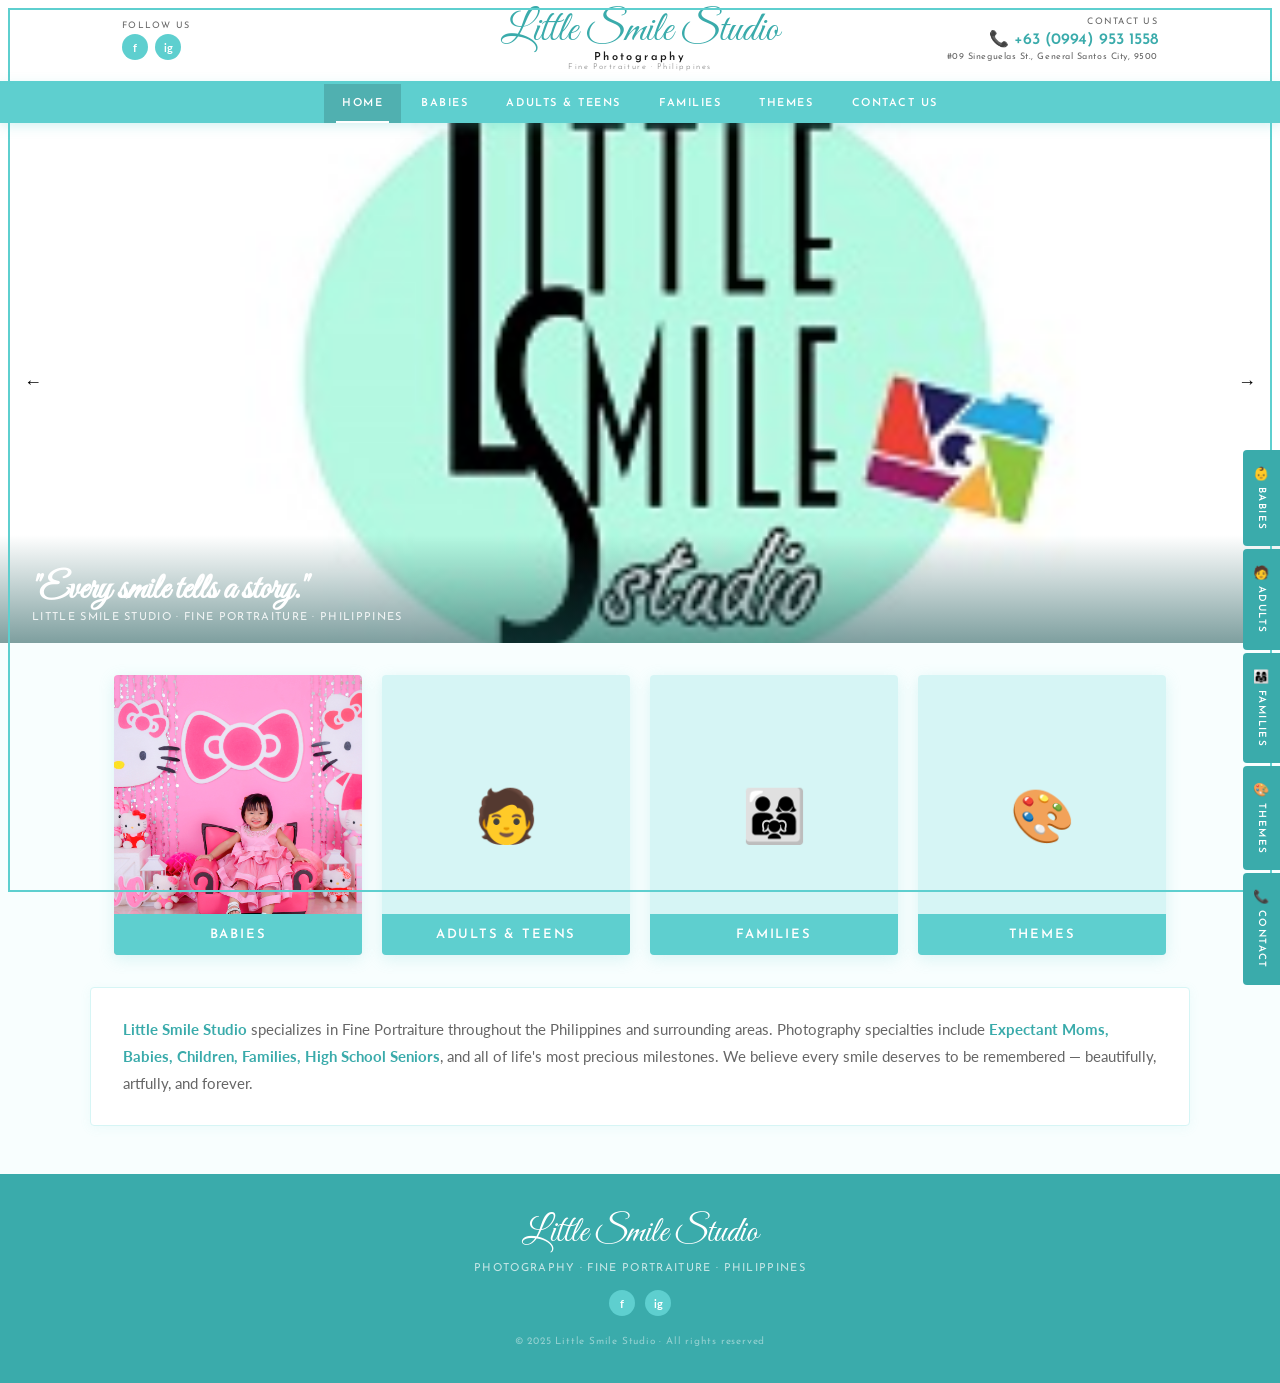
<file: index.html>
<!DOCTYPE html>
<html lang="en">
<head>
<meta charset="UTF-8"/>
<meta name="viewport" content="width=device-width, initial-scale=1.0"/>
<title>Little Smile Studio — Photography</title>
<link href="https://fonts.googleapis.com/css2?family=Great+Vibes&family=Josefin+Sans:wght@300;400;600&family=Lato:wght@300;400;700&display=swap" rel="stylesheet"/>
<style>
*,*::before,*::after{box-sizing:border-box;margin:0;padding:0;}
:root{
  --teal:#5ecfcf;--teal-dark:#3aabab;--teal-light:#d6f5f5;--teal-deep:#1a8a8a;
  --white:#fff;--off:#f8fefe;--charcoal:#1c1c1c;--gray:#666;
  --font-script:'Great Vibes',cursive;
  --font-display:'Josefin Sans',sans-serif;
  --font-body:'Lato',sans-serif;
}
html{scroll-behavior:smooth;}
body{font-family:var(--font-body);background:var(--off);color:var(--charcoal);overflow-x:hidden;}
@keyframes fadeDown{from{opacity:0;transform:translateY(-24px)}to{opacity:1;transform:translateY(0)}}
@keyframes fadeUp{from{opacity:0;transform:translateY(32px)}to{opacity:1;transform:translateY(0)}}
@keyframes fadeIn{from{opacity:0}to{opacity:1}}
@keyframes slideLeft{from{opacity:0;transform:translateX(40px)}to{opacity:1;transform:translateX(0)}}
@keyframes scaleIn{from{opacity:0;transform:scale(0.92)}to{opacity:1;transform:scale(1)}}
@keyframes borderPulse{0%,100%{border-color:var(--teal)}50%{border-color:var(--teal-dark)}}
@keyframes float{0%,100%{transform:translateY(0)}50%{transform:translateY(-8px)}}
.reveal{opacity:0;transform:translateY(28px);transition:opacity .7s ease,transform .7s ease;}
.reveal.visible{opacity:1;transform:translateY(0);}
.top-bar{background:var(--white);border-bottom:3px solid var(--teal);animation:fadeDown .5s ease both;}
.top-bar-inner{max-width:1100px;margin:0 auto;padding:10px 32px;display:grid;grid-template-columns:1fr auto 1fr;align-items:center;gap:16px;}
.top-left{display:flex;flex-direction:column;gap:4px;}
.top-follow{font-family:var(--font-display);font-size:9px;letter-spacing:0.14em;color:var(--gray);text-transform:uppercase;}
.social-icons{display:flex;gap:7px;}
.social-icon{width:26px;height:26px;border-radius:50%;background:var(--teal);display:flex;align-items:center;justify-content:center;font-size:11px;font-weight:700;color:white;text-decoration:none;transition:background .2s,transform .2s;}
.social-icon:hover{background:var(--teal-dark);transform:scale(1.15);}
.studio-brand{text-align:center;}
.brand-script{font-family:var(--font-script);font-size:42px;color:var(--teal-dark);line-height:1;}
.brand-name{font-family:var(--font-display);font-size:11px;font-weight:600;letter-spacing:0.22em;color:var(--charcoal);}
.brand-sub{font-family:var(--font-display);font-size:8px;font-weight:300;letter-spacing:0.2em;color:var(--gray);}
.top-right{text-align:right;}
.top-right-label{font-family:var(--font-display);font-size:9px;letter-spacing:0.14em;color:var(--gray);text-transform:uppercase;margin-bottom:3px;}
.top-right-phone{font-family:var(--font-display);font-size:16px;font-weight:600;color:var(--teal-dark);}
.top-right-address{font-family:var(--font-display);font-size:9px;letter-spacing:0.06em;color:var(--gray);margin-top:2px;line-height:1.5;}
nav{background:var(--teal);position:sticky;top:0;z-index:100;box-shadow:0 2px 12px rgba(94,207,207,0.3);animation:fadeDown .5s .2s ease both;}
.nav-inner{max-width:1100px;margin:0 auto;padding:0 24px;display:flex;align-items:center;justify-content:center;gap:2px;}
.nav-link{font-family:var(--font-display);font-size:11px;font-weight:600;letter-spacing:0.14em;text-transform:uppercase;color:white;padding:14px 18px;background:none;border:none;cursor:pointer;text-decoration:none;position:relative;transition:background .2s;}
.nav-link::after{content:'';position:absolute;bottom:0;left:50%;right:50%;height:2px;background:white;transition:left .2s,right .2s;}
.nav-link:hover{background:rgba(0,0,0,0.1);}
.nav-link:hover::after{left:12px;right:12px;}
.nav-link.active{background:rgba(0,0,0,0.15);}
.nav-link.active::after{left:12px;right:12px;}
.sidebar-tabs{position:fixed;right:0;top:50%;transform:translateY(-50%);z-index:90;display:flex;flex-direction:column;gap:3px;animation:slideLeft .6s .5s ease both;}
.tab-btn{background:var(--teal-dark);color:white;border:none;cursor:pointer;writing-mode:vertical-rl;font-family:var(--font-display);font-size:10px;font-weight:600;letter-spacing:0.14em;padding:16px 10px;text-transform:uppercase;transition:background .2s,padding .2s;display:flex;align-items:center;gap:6px;border-radius:4px 0 0 4px;text-decoration:none;}
.tab-btn:hover{background:var(--teal-deep);padding-right:16px;}
.tab-icon{font-size:13px;writing-mode:horizontal-tb;}
.hero{position:relative;overflow:hidden;background:var(--teal-light);animation:fadeIn .8s .3s ease both;}
.hero-slider{position:relative;height:520px;}
.hero-slide{position:absolute;inset:0;display:flex;align-items:center;justify-content:center;opacity:0;transition:opacity .8s;overflow:hidden;}
.hero-slide.active{opacity:1;}
.hero-slide img{width:100%;height:100%;object-fit:cover;}
.hero-placeholder{display:flex;flex-direction:column;align-items:center;justify-content:center;width:100%;height:100%;background:linear-gradient(135deg,var(--teal-light),var(--teal));gap:16px;}
.hero-placeholder .big-icon{font-size:80px;animation:float 3s ease-in-out infinite;}
.hero-placeholder p{font-family:var(--font-display);font-size:13px;letter-spacing:0.14em;color:var(--teal-deep);text-transform:uppercase;}
.hero-arrow{position:absolute;top:50%;transform:translateY(-50%);z-index:10;background:rgba(255,255,255,0.75);border:none;cursor:pointer;width:38px;height:38px;border-radius:50%;font-size:18px;display:flex;align-items:center;justify-content:center;transition:background .2s,transform .2s;}
.hero-arrow:hover{background:white;transform:translateY(-50%) scale(1.1);}
.hero-arrow.left{left:14px;}
.hero-arrow.right{right:14px;}
.hero-caption{position:absolute;bottom:0;left:0;right:0;background:linear-gradient(transparent,rgba(20,80,80,0.55));padding:32px 32px 20px;}
.hero-caption h2{font-family:var(--font-script);font-size:36px;color:white;}
.hero-caption p{font-family:var(--font-display);font-size:11px;letter-spacing:0.12em;color:rgba(255,255,255,0.85);text-transform:uppercase;}
.feature-section{max-width:1100px;margin:32px auto;padding:0 24px;display:grid;grid-template-columns:repeat(4,1fr);gap:20px;}
.feature-card{position:relative;overflow:hidden;border-radius:4px;height:280px;cursor:pointer;box-shadow:0 4px 16px rgba(94,207,207,0.2);transition:transform .3s,box-shadow .3s;text-decoration:none;display:block;}
.feature-card:hover{transform:translateY(-6px);box-shadow:0 12px 32px rgba(94,207,207,0.35);}
.feature-card-img{width:100%;height:100%;background:var(--teal-light);display:flex;align-items:center;justify-content:center;transition:transform .4s;overflow:hidden;}
.feature-card:hover .feature-card-img{transform:scale(1.06);}
.feature-card-img img{width:100%;height:100%;object-fit:cover;transition:transform .4s;}
.feature-card:hover .feature-card-img img{transform:scale(1.06);}
.feature-placeholder{display:flex;flex-direction:column;align-items:center;gap:10px;color:var(--teal-deep);}
.feature-card-overlay{position:absolute;bottom:0;left:0;right:0;background:var(--teal);padding:14px 20px;transition:background .2s;}
.feature-card:hover .feature-card-overlay{background:var(--teal-dark);}
.feature-card-label{font-family:var(--font-display);font-size:13px;font-weight:600;letter-spacing:0.14em;text-transform:uppercase;color:white;text-align:center;}
.about-strip{max-width:1100px;margin:16px auto 48px;padding:28px 32px;border:1px solid var(--teal-light);border-radius:4px;background:white;font-size:15px;line-height:1.8;color:var(--gray);box-shadow:0 2px 12px rgba(94,207,207,0.08);}
.about-strip strong{color:var(--teal-dark);}
footer{background:var(--teal-dark);padding:36px 24px;text-align:center;}
.footer-brand{font-family:var(--font-script);font-size:36px;color:white;margin-bottom:8px;}
.footer-sub{font-family:var(--font-display);font-size:11px;letter-spacing:0.12em;text-transform:uppercase;color:rgba(255,255,255,0.7);margin-bottom:16px;}
.footer-socials{display:flex;gap:10px;justify-content:center;margin-bottom:20px;}
.footer-copy{font-family:var(--font-display);font-size:10px;letter-spacing:0.08em;color:rgba(255,255,255,0.45);}
.deco-border{border:2px solid var(--teal);position:fixed;inset:8px;z-index:50;pointer-events:none;animation:borderPulse 4s ease-in-out infinite;}
.lightbox{display:none;position:fixed;inset:0;z-index:200;background:rgba(10,40,40,0.92);align-items:center;justify-content:center;}
.lightbox.open{display:flex;animation:fadeIn .3s ease;}
.lightbox-inner{background:white;border-radius:6px;max-width:860px;width:94%;max-height:92vh;overflow:auto;position:relative;animation:scaleIn .3s ease;}
.lightbox-img{width:100%;max-height:500px;background:#0a3030;display:flex;align-items:center;justify-content:center;font-size:60px;color:var(--teal);}
.lightbox-img img{width:100%;max-height:500px;object-fit:contain;}
.lightbox-body{padding:24px 28px;}
.lightbox-title{font-family:var(--font-script);font-size:32px;color:var(--teal-dark);margin-bottom:8px;}
.lightbox-desc{font-size:14px;color:var(--gray);line-height:1.7;}
.lightbox-close{position:absolute;top:12px;right:16px;background:none;border:none;cursor:pointer;font-size:24px;color:white;z-index:10;transition:transform .2s;}
.lightbox-close:hover{transform:rotate(90deg);}
.modal-backdrop{display:none;position:fixed;inset:0;z-index:150;background:rgba(10,40,40,0.7);align-items:center;justify-content:center;}
.modal-backdrop.open{display:flex;animation:fadeIn .2s ease;}
.modal{background:white;border-radius:6px;overflow:hidden;width:90%;max-width:440px;animation:scaleIn .25s ease;}
.modal-header{background:var(--teal-dark);padding:28px;text-align:center;}
.modal-header .script{font-family:var(--font-script);font-size:38px;color:white;}
.modal-header .sub{font-family:var(--font-display);font-size:10px;letter-spacing:0.14em;text-transform:uppercase;color:rgba(255,255,255,0.75);margin-top:4px;}
.modal-body{padding:32px;text-align:center;}
.modal-close{position:absolute;top:12px;right:16px;background:none;border:none;cursor:pointer;font-size:20px;color:rgba(255,255,255,0.8);}
@media(max-width:800px){
  .deco-border{display:none;}
  .feature-section{grid-template-columns:repeat(2,1fr);}
  .top-bar-inner{grid-template-columns:1fr;text-align:center;gap:12px;}
  .top-right{text-align:center;}
  .social-icons{justify-content:center;}
  .sidebar-tabs{display:none;}
  .nav-inner{flex-wrap:wrap;}
}
@media(max-width:480px){.feature-section{grid-template-columns:1fr;}}
</style>
</head>
<body>
<div class="deco-border"></div>
<div class="sidebar-tabs">
  <a class="tab-btn" href="babies.html"><span class="tab-icon">👶</span>Babies</a>
  <a class="tab-btn" href="adults.html"><span class="tab-icon">🧑</span>Adults</a>
  <a class="tab-btn" href="families.html"><span class="tab-icon">👨‍👩‍👧</span>Families</a>
  <a class="tab-btn" href="themes.html"><span class="tab-icon">🎨</span>Themes</a>
  <button class="tab-btn" onclick="document.getElementById('contact-modal').classList.add('open')"><span class="tab-icon">📞</span>Contact</button>
</div>
<div class="top-bar">
  <div class="top-bar-inner">
    <div class="top-left">
      <div class="top-follow">Follow Us</div>
      <div class="social-icons">
        <a class="social-icon" href="https://www.facebook.com/littlesmilestudiophotography" target="_blank" title="Facebook">f</a>
        <a class="social-icon" href="https://www.instagram.com/littlesmile_photographystudio" target="_blank" title="Instagram">ig</a>
      </div>
    </div>
    <div class="studio-brand">
      <div class="brand-script">Little Smile Studio</div>
      <div class="brand-name">Photography</div>
      <div class="brand-sub">Fine Portraiture · Philippines</div>
    </div>
    <div class="top-right">
      <div class="top-right-label">Contact Us</div>
      <div class="top-right-phone">📞 +63 (0994) 953 1558</div>
      <div class="top-right-address">#09 Sineguelas St., General Santos City, 9500</div>
    </div>
  </div>
</div>
<nav>
  <div class="nav-inner">
    <a class="nav-link active" href="index.html">Home</a>
    <a class="nav-link" href="babies.html">Babies</a>
    <a class="nav-link" href="adults.html">Adults & Teens</a>
    <a class="nav-link" href="families.html">Families</a>
    <a class="nav-link" href="themes.html">Themes</a>
    <a class="nav-link" href="#" onclick="document.getElementById('contact-modal').classList.add('open');return false;">Contact Us</a>
  </div>
</nav>
<div class="hero">
  <div class="hero-slider">
    <div class="hero-slide active">
      <!-- <img src="photos/hero-1.jpg"/> -->
    <img src="littlesmilepics/logo.jpg" alt="Sleepy Newborn" onerror="this.parentElement.innerHTML='<div style=&quot;font-size:48px&quot;>👶</div>'" />
  </div>
    <div class="hero-slide">
      <!-- <img src="photos/hero-2.jpg"/> -->
      <img src="littlesmilepics/Baby Shark Girl.JPG" alt="Sleepy Newborn" onerror="this.parentElement.innerHTML='<div style=&quot;font-size:48px&quot;>👶</div>'" />
  </div>
    <div class="hero-slide">
      <!-- <img src="photos/hero-3.jpg"/> -->
      <img src="littlesmilepics/Boss Baby.JPG" alt="Sleepy Newborn" onerror="this.parentElement.innerHTML='<div style=&quot;font-size:48px&quot;>👶</div>'" />
  </div>
  <div class="hero-slide">
      <!-- <img src="photos/hero-4.jpg"/> -->
      <img src="littlesmilepics/BINIVERSE.jpg" alt="Sleepy Newborn" onerror="this.parentElement.innerHTML='<div style=&quot;font-size:48px&quot;>👶</div>'" />
  </div>
  <div class="hero-slide">
      <!-- <img src="photos/hero-5.jpg"/> -->
      <img src="littlesmilepics/Beauty & Beast.jpg" alt="Sleepy Newborn" onerror="this.parentElement.innerHTML='<div style=&quot;font-size:48px&quot;>👶</div>'" />
  </div>
  </div>
  <button class="hero-arrow left" onclick="changeSlide(-1)">&#8592;</button>
  <button class="hero-arrow right" onclick="changeSlide(1)">&#8594;</button>
  <div class="hero-caption">

    <h2>"Every smile tells a story."</h2>
    <p>Little Smile Studio · Fine Portraiture · Philippines</p>
  </div>
</div>
<div class="feature-section">
  <a class="feature-card reveal" href="babies.html">
    <div class="feature-card-img">
      <!-- <img src="photos/cover-babies.jpg"/> -->
      <img src="littlesmilepics/Hello Kitty.JPG" alt="Sleepy Newborn" onerror="this.parentElement.innerHTML='<div style=&quot;font-size:48px&quot;>👶</div>'" />
  </div>
    <div class="feature-card-overlay"><div class="feature-card-label">Babies</div></div>
  </a>
  <a class="feature-card reveal" href="adults.html" style="transition-delay:.08s">
    <div class="feature-card-img">
      <!-- <img src="photos/cover-adults.jpg"/> -->
      <div class="feature-placeholder"><div style="font-size:52px">🧑</div></div>
    </div>
    <div class="feature-card-overlay"><div class="feature-card-label">Adults & Teens</div></div>
  </a>
  <a class="feature-card reveal" href="families.html" style="transition-delay:.16s">
    <div class="feature-card-img">
      <!-- <img src="photos/cover-families.jpg"/> -->
      <div class="feature-placeholder"><div style="font-size:52px">👨‍👩‍👧</div></div>
    </div>
    <div class="feature-card-overlay"><div class="feature-card-label">Families</div></div>
  </a>
  <a class="feature-card reveal" href="themes.html" style="transition-delay:.24s">
    <div class="feature-card-img">
      <!-- <img src="photos/cover-themes.jpg"/> -->
      <div class="feature-placeholder"><div style="font-size:52px">🎨</div></div>
    </div>
    <div class="feature-card-overlay"><div class="feature-card-label">Themes</div></div>
  </a>
</div>
<div class="about-strip reveal">
  <strong>Little Smile Studio</strong> specializes in Fine Portraiture throughout the Philippines and surrounding areas.
  Photography specialties include <strong>Expectant Moms, Babies, Children, Families, High School Seniors</strong>, and all of life's most precious milestones.
  We believe every smile deserves to be remembered — beautifully, artfully, and forever.
</div>
<footer>
  <div class="footer-brand">Little Smile Studio</div>
  <div class="footer-sub">Photography · Fine Portraiture · Philippines</div>
  <div class="footer-socials">
    <a class="social-icon" href="https://www.facebook.com/littlesmilestudiophotography" target="_blank">f</a>
    <a class="social-icon" href="https://www.instagram.com/littlesmile_photographystudio" target="_blank">ig</a>
  </div>
  <div class="footer-copy">© 2025 Little Smile Studio · All rights reserved</div>
</footer>
<div class="lightbox" id="lightbox" onclick="closeLightbox(event)">
  <button class="lightbox-close" onclick="closeLightbox()">✕</button>
  <div class="lightbox-inner" onclick="event.stopPropagation()">
    <div class="lightbox-img" id="lb-img"></div>
    <div class="lightbox-body">
      <div class="lightbox-title" id="lb-title"></div>
      <div class="lightbox-desc" id="lb-desc"></div>
    </div>
  </div>
</div>
<div class="modal-backdrop" id="contact-modal" onclick="if(event.target===this)this.classList.remove('open')">
  <div class="modal" style="position:relative">
    <button class="modal-close" onclick="document.getElementById('contact-modal').classList.remove('open')">✕</button>
    <div class="modal-header">
      <div class="script">Get In Touch</div>
      <div class="sub">We'd love to capture your story</div>
    </div>
    <div class="modal-body">
      <div style="font-family:var(--font-display);font-size:20px;font-weight:600;color:var(--teal-dark);margin-bottom:4px;">📞 +63 (0994) 953 1558</div>
      <div style="font-family:var(--font-display);font-size:11px;color:var(--gray);margin-bottom:4px;">#09 Sineguelas St., General Santos City, 9500</div>
      <div style="border-top:1px solid var(--teal-light);padding-top:20px;margin-top:16px;">
        <div style="font-family:var(--font-display);font-size:10px;letter-spacing:0.12em;text-transform:uppercase;color:var(--gray);margin-bottom:12px;">Follow Us</div>
        <div style="display:flex;gap:10px;justify-content:center;">
          <a class="social-icon" href="https://www.facebook.com/littlesmilestudiophotography" target="_blank">f</a>
          <a class="social-icon" href="https://www.instagram.com/littlesmile_photographystudio" target="_blank">ig</a>
        </div>
      </div>
    </div>
  </div>
</div>
<script>
let cur=0;const slides=document.querySelectorAll('.hero-slide');
function changeSlide(d){slides[cur].classList.remove('active');cur=(cur+d+slides.length)%slides.length;slides[cur].classList.add('active');}
setInterval(()=>changeSlide(1),5000);
const io=new IntersectionObserver(es=>{es.forEach(e=>{if(e.isIntersecting){e.target.classList.add('visible');io.unobserve(e.target);}});},{threshold:0.1});
document.querySelectorAll('.reveal').forEach(el=>io.observe(el));
</script>
</body>
</html>
</file>
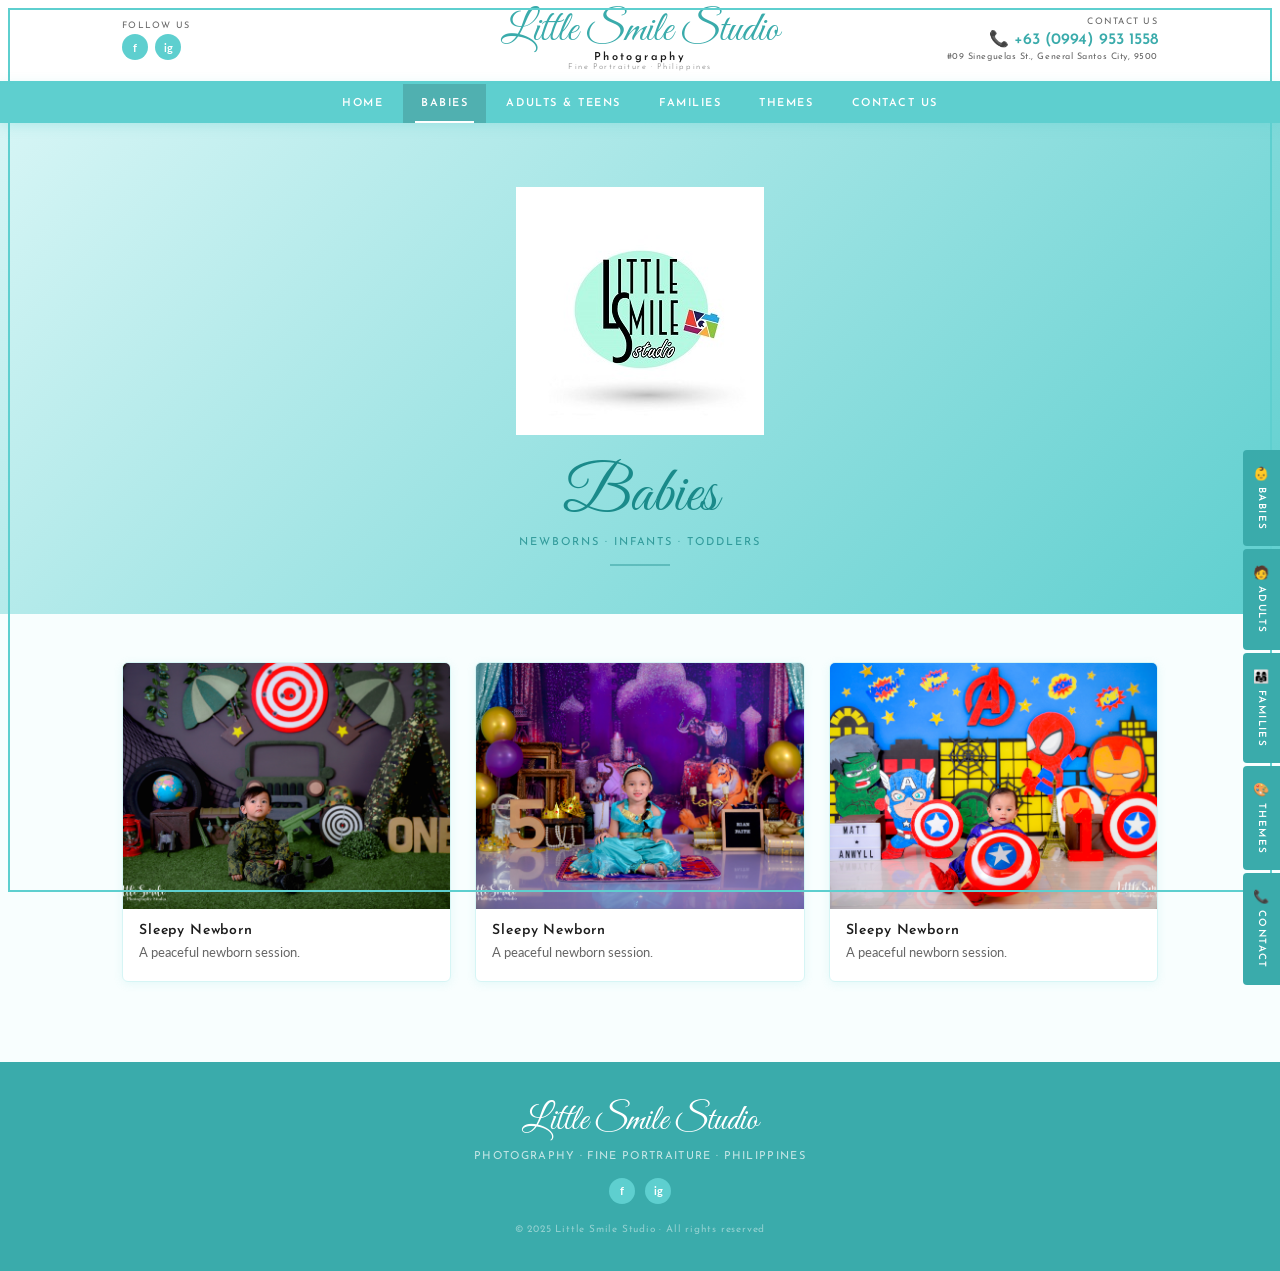
<file: babies.html>
<!DOCTYPE html>
<html lang="en">
<head>
<meta charset="UTF-8"/>
<meta name="viewport" content="width=device-width, initial-scale=1.0"/>
<title>Babies — Little Smile Studio</title>
<link href="https://fonts.googleapis.com/css2?family=Great+Vibes&family=Josefin+Sans:wght@300;400;600&family=Lato:wght@300;400;700&display=swap" rel="stylesheet"/>
<link rel="stylesheet" href="gallery.css"/>
</head>
<body>
<div class="deco-border"></div>
<div class="sidebar-tabs">
  <a class="tab-btn" href="babies.html"><span class="tab-icon">👶</span>Babies</a>
  <a class="tab-btn" href="adults.html"><span class="tab-icon">🧑</span>Adults</a>
  <a class="tab-btn" href="families.html"><span class="tab-icon">👨‍👩‍👧</span>Families</a>
  <a class="tab-btn" href="themes.html"><span class="tab-icon">🎨</span>Themes</a>
  <button class="tab-btn" onclick="document.getElementById('contact-modal').classList.add('open')"><span class="tab-icon">📞</span>Contact</button>
</div>
<div class="top-bar">
  <div class="top-bar-inner">
    <div class="top-left">
      <div class="top-follow">Follow Us</div>
      <div class="social-icons">
        <a class="social-icon" href="https://www.facebook.com/littlesmilestudiophotography" target="_blank">f</a>
        <a class="social-icon" href="https://www.instagram.com/littlesmile_photographystudio" target="_blank">ig</a>
      </div>
    </div>
    <div class="studio-brand">
      <div class="brand-script">Little Smile Studio</div>
      <div class="brand-name">Photography</div>
      <div class="brand-sub">Fine Portraiture · Philippines</div>
    </div>
    <div class="top-right">
      <div class="top-right-label">Contact Us</div>
      <div class="top-right-phone">📞 +63 (0994) 953 1558</div>
      <div class="top-right-address">#09 Sineguelas St., General Santos City, 9500</div>
    </div>
  </div>
</div>
<nav>
  <div class="nav-inner">
    <a class="nav-link" href="index.html">Home</a>
    <a class="nav-link active" href="babies.html">Babies</a>
    <a class="nav-link " href="adults.html">Adults & Teens</a>
    <a class="nav-link " href="families.html">Families</a>
    <a class="nav-link " href="themes.html">Themes</a>
    <a class="nav-link" href="#" onclick="document.getElementById('contact-modal').classList.add('open');return false;">Contact Us</a>
  </div>
</nav>
<div class="page-hero">
<style>
  @keyframes float {
    0% { transform: translateY(0px); }
    50% { transform: translateY(-10px); }
    100% { transform: translateY(0px); }
  }
</style>

<div class="page-hero-icon">
  <img src="littlesmilepics/logo.jpg" alt="Little Smile Logo" class="png-icon" />
</div>
  <div class="page-hero-title">Babies</div>
  <div class="page-hero-sub">Newborns · Infants · Toddlers</div>
  <div class="page-hero-divider"></div>
</div>
<div class="gallery-wrap">
  <div class="photo-grid" id="grid-babies">
    <!-- ══ ADD YOUR BABY PHOTOS HERE ══
         Copy this block and paste it for each photo.
         Replace the file path, title, and description. -->

<div class="photo-card reveal" onclick="openLightbox('littlesmilepics/Army.JPG', 'Sleepy Newborn', 'A peaceful newborn session.')">
  <div class="photo-card-img">
    <img src="littlesmilepics/Army.JPG" alt="Sleepy Newborn" onerror="this.parentElement.innerHTML='<div style=&quot;font-size:48px&quot;>👶</div>'" />
  </div>
  <div class="photo-card-body">
    <div class="photo-card-title">Sleepy Newborn</div>
    <div class="photo-card-desc">A peaceful newborn session.</div>
  </div>
</div>
    

<div class="photo-card reveal" onclick="openLightbox('littlesmilepics/Alladin.JPG', 'Sleepy Newborn', 'A peaceful newborn session.')">
  <div class="photo-card-img">
    <img src="littlesmilepics/Alladin.JPG" alt="Sleepy Newborn" onerror="this.parentElement.innerHTML='<div style=&quot;font-size:48px&quot;>👶</div>'" />
  </div>
  <div class="photo-card-body">
    <div class="photo-card-title">Sleepy Newborn</div>
    <div class="photo-card-desc">A peaceful newborn session.</div>
  </div>
</div>    

  <div class="photo-card reveal" onclick="openLightbox('littlesmilepics/Avengers.JPG', 'Sleepy Newborn', 'A peaceful newborn session.')">
  <div class="photo-card-img">
    <img src="littlesmilepics/Avengers.JPG" alt="Sleepy Newborn" onerror="this.parentElement.innerHTML='<div style=&quot;font-size:48px&quot;>👶</div>'" />
  </div>
  <div class="photo-card-body">
    <div class="photo-card-title">Sleepy Newborn</div>
    <div class="photo-card-desc">A peaceful newborn session.</div>
  </div>
</div>
  </div>
</div>
<footer>
  <div class="footer-brand">Little Smile Studio</div>
  <div class="footer-sub">Photography · Fine Portraiture · Philippines</div>
  <div class="footer-socials">
    <a class="social-icon" href="https://www.facebook.com/littlesmilestudiophotography" target="_blank">f</a>
    <a class="social-icon" href="https://www.instagram.com/littlesmile_photographystudio" target="_blank">ig</a>
  </div>
  <div class="footer-copy">© 2025 Little Smile Studio · All rights reserved</div>
</footer>
<div class="lightbox" id="lightbox" onclick="closeLightbox(event)">
  <button class="lightbox-close" onclick="closeLightbox()">✕</button>
  <div class="lightbox-inner" onclick="event.stopPropagation()">
    <div class="lightbox-img" id="lb-img"></div>
    <div class="lightbox-body">
      <div class="lightbox-title" id="lb-title"></div>
      <div class="lightbox-desc" id="lb-desc"></div>
    </div>
  </div>
</div>
<div class="modal-backdrop" id="contact-modal" onclick="if(event.target===this)this.classList.remove('open')">
  <div class="modal" style="position:relative">
    <button class="modal-close" onclick="document.getElementById('contact-modal').classList.remove('open')">✕</button>
    <div class="modal-header"><div class="script">Get In Touch</div><div class="sub">We'd love to capture your story</div></div>
    <div class="modal-body">
      <div style="font-family:var(--font-display);font-size:20px;font-weight:600;color:var(--teal-dark);margin-bottom:4px;">📞 +63 (0994) 953 1558</div>
      <div style="font-family:var(--font-display);font-size:11px;color:var(--gray);margin-bottom:16px;">#09 Sineguelas St., General Santos City, 9500</div>
      <div style="border-top:1px solid var(--teal-light);padding-top:20px;">
        <div style="font-family:var(--font-display);font-size:10px;letter-spacing:0.12em;text-transform:uppercase;color:var(--gray);margin-bottom:12px;">Follow Us</div>
        <div style="display:flex;gap:10px;justify-content:center;">
          <a class="social-icon" href="https://www.facebook.com/littlesmilestudiophotography" target="_blank">f</a>
          <a class="social-icon" href="https://www.instagram.com/littlesmile_photographystudio" target="_blank">ig</a>
        </div>
      </div>
    </div>
  </div>
</div>
<script>
function openLightbox(src,title,desc){
  document.getElementById('lb-img').innerHTML='<img src="'+src+'" onerror="this.style.display=\'none\'"/>';
  document.getElementById('lb-title').textContent=title||'';
  document.getElementById('lb-desc').textContent=desc||'';
  document.getElementById('lightbox').classList.add('open');
}
function closeLightbox(e){if(!e||e.target===document.getElementById('lightbox'))document.getElementById('lightbox').classList.remove('open');}
const io=new IntersectionObserver(es=>{es.forEach(e=>{if(e.isIntersecting){e.target.classList.add('visible');io.unobserve(e.target);}});},{threshold:0.1});
document.querySelectorAll('.reveal').forEach(el=>io.observe(el));
</script>
</body>
</html>
</file>
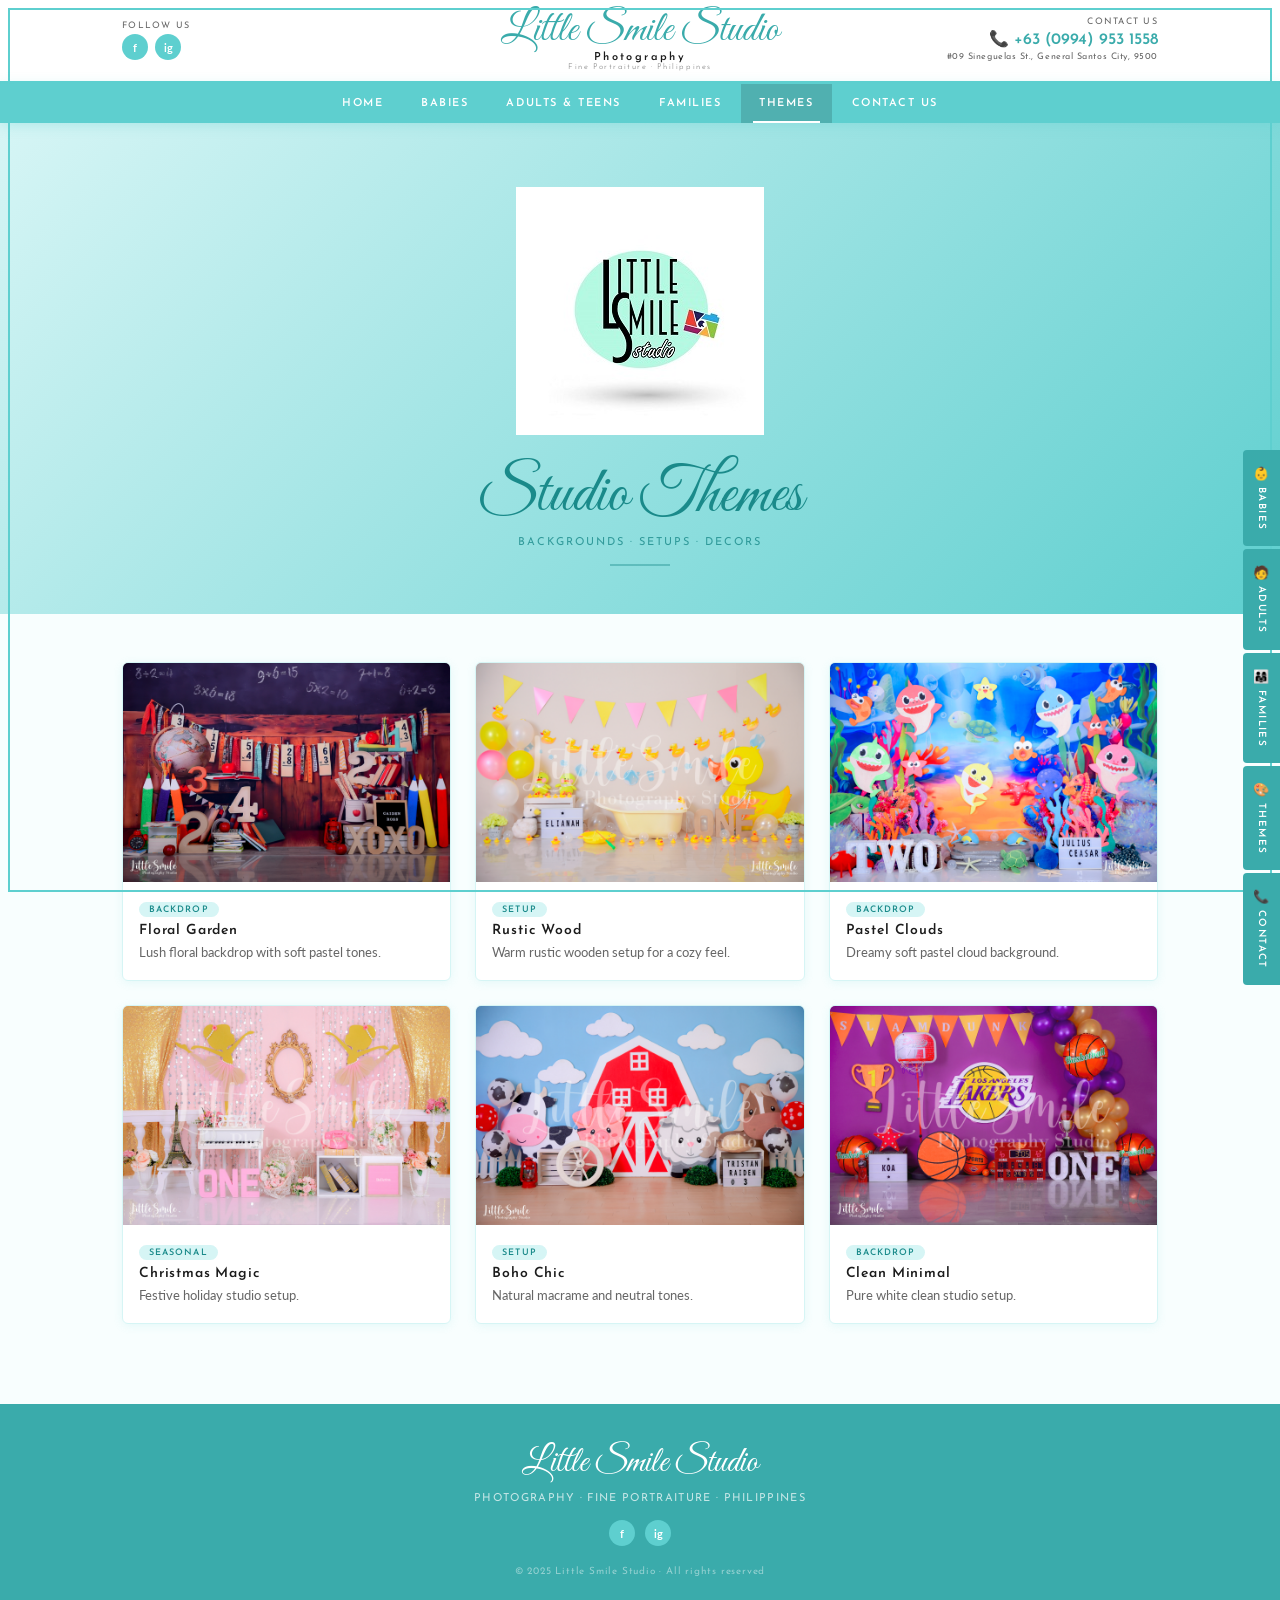
<file: themes.html>
<!DOCTYPE html>
<html lang="en">
<head>
<meta charset="UTF-8"/>
<meta name="viewport" content="width=device-width, initial-scale=1.0"/>
<title>Themes — Little Smile Studio</title>
<link href="https://fonts.googleapis.com/css2?family=Great+Vibes&family=Josefin+Sans:wght@300;400;600&family=Lato:wght@300;400;700&display=swap" rel="stylesheet"/>
<link rel="stylesheet" href="gallery.css"/>
<style>
/* Themes-specific: wider cards to show full setup */
.photo-grid{grid-template-columns:repeat(auto-fill,minmax(320px,1fr));}
.photo-card-img{aspect-ratio:3/2;}
.theme-tag{display:inline-block;font-family:var(--font-display);font-size:9px;font-weight:600;letter-spacing:0.12em;text-transform:uppercase;background:var(--teal-light);color:var(--teal-deep);padding:3px 10px;border-radius:20px;margin-bottom:6px;}
</style>
</head>
<body>
<div class="deco-border"></div>
<div class="sidebar-tabs">
  <a class="tab-btn" href="babies.html"><span class="tab-icon">👶</span>Babies</a>
  <a class="tab-btn" href="adults.html"><span class="tab-icon">🧑</span>Adults</a>
  <a class="tab-btn" href="families.html"><span class="tab-icon">👨‍👩‍👧</span>Families</a>
  <a class="tab-btn" href="themes.html"><span class="tab-icon">🎨</span>Themes</a>
  <button class="tab-btn" onclick="document.getElementById('contact-modal').classList.add('open')"><span class="tab-icon">📞</span>Contact</button>
</div>
<div class="top-bar">
  <div class="top-bar-inner">
    <div class="top-left">
      <div class="top-follow">Follow Us</div>
      <div class="social-icons">
        <a class="social-icon" href="https://www.facebook.com/littlesmilestudiophotography" target="_blank">f</a>
        <a class="social-icon" href="https://www.instagram.com/littlesmile_photographystudio" target="_blank">ig</a>
      </div>
    </div>
    <div class="studio-brand">
      <div class="brand-script">Little Smile Studio</div>
      <div class="brand-name">Photography</div>
      <div class="brand-sub">Fine Portraiture · Philippines</div>
    </div>
    <div class="top-right">
      <div class="top-right-label">Contact Us</div>
      <div class="top-right-phone">📞 +63 (0994) 953 1558</div>
      <div class="top-right-address">#09 Sineguelas St., General Santos City, 9500</div>
    </div>
  </div>
</div>
<nav>
  <div class="nav-inner">
    <a class="nav-link" href="index.html">Home</a>
    <a class="nav-link" href="babies.html">Babies</a>
    <a class="nav-link" href="adults.html">Adults & Teens</a>
    <a class="nav-link" href="families.html">Families</a>
    <a class="nav-link active" href="themes.html">Themes</a>
    <a class="nav-link" href="#" onclick="document.getElementById('contact-modal').classList.add('open');return false;">Contact Us</a>
  </div>
</nav>
<div class="page-hero">
<div class="page-hero-icon">
  <img src="littlesmilepics/logo.jpg" alt="Little Smile Logo" class="png-icon" />
</div>  <div class="page-hero-title">Studio Themes</div>
  <div class="page-hero-sub">Backgrounds · Setups · Decors</div>
  <div class="page-hero-divider"></div>
</div>
<div class="gallery-wrap">
  <div class="photo-grid">

    <!-- ══ ADD YOUR THEME/SETUP PHOTOS HERE ══
         Add a theme-tag to label each setup type.
         Copy this block for each theme photo. -->

<div class="photo-card reveal" onclick="openLightbox('littlesmilepics/Back to School.jpg','Lush floral backdrop with soft pastel tones.')">
      <div class="photo-card-img"><img src="littlesmilepics/Back to School.jpg" alt="Floral Garden" onerror="this.parentElement.innerHTML='<div style=&quot;font-size:48px&quot;>🌸</div>'"/></div>
      <div class="photo-card-body">
        <div class="theme-tag">Backdrop</div>
        <div class="photo-card-title">Floral Garden</div>
        <div class="photo-card-desc">Lush floral backdrop with soft pastel tones.</div>
      </div>
    </div>

    <div class="photo-card reveal" style="transition-delay:.08s" onclick="openLightbox('littlesmilepics/Baby Duck.jpg','Rustic Wood','Warm rustic wooden setup for a cozy feel.')">
      <div class="photo-card-img"><img src="littlesmilepics/Baby Duck.jpg" alt="Rustic Wood" onerror="this.parentElement.innerHTML='<div style=&quot;font-size:48px&quot;>🪵</div>'"/></div>
      <div class="photo-card-body">
        <div class="theme-tag">Setup</div>
        <div class="photo-card-title">Rustic Wood</div>
        <div class="photo-card-desc">Warm rustic wooden setup for a cozy feel.</div>
      </div>
    </div>

    <div class="photo-card reveal" style="transition-delay:.16s" onclick="openLightbox('littlesmilepics/Baby Shark Under the Sea.JPG','Pastel Clouds','Dreamy soft pastel cloud background.')">
      <div class="photo-card-img"><img src="littlesmilepics/Baby Shark Under the Sea.JPG" alt="Pastel Clouds" onerror="this.parentElement.innerHTML='<div style=&quot;font-size:48px&quot;>☁️</div>'"/></div>
      <div class="photo-card-body">
        <div class="theme-tag">Backdrop</div>
        <div class="photo-card-title">Pastel Clouds</div>
        <div class="photo-card-desc">Dreamy soft pastel cloud background.</div>
      </div>
    </div>

    <div class="photo-card reveal" style="transition-delay:.24s" onclick="openLightbox('littlesmilepics/Ballerina Gold.jpg','Christmas Magic','Festive holiday studio setup.')">
      <div class="photo-card-img"><img src="littlesmilepics/Ballerina Gold.jpg" alt="Christmas Magic" onerror="this.parentElement.innerHTML='<div style=&quot;font-size:48px&quot;>🎄</div>'"/></div>
      <div class="photo-card-body">
        <div class="theme-tag">Seasonal</div>
        <div class="photo-card-title">Christmas Magic</div>
        <div class="photo-card-desc">Festive holiday studio setup.</div>
      </div>
    </div>

    <div class="photo-card reveal" style="transition-delay:.32s" onclick="openLightbox('littlesmilepics/Barnyard Red.jpg','Boho Chic','Natural macrame and neutral tones.')">
      <div class="photo-card-img"><img src="littlesmilepics/Barnyard Red.jpg" alt="Boho Chic" onerror="this.parentElement.innerHTML='<div style=&quot;font-size:48px&quot;>🪬</div>'"/></div>
      <div class="photo-card-body">
        <div class="theme-tag">Setup</div>
        <div class="photo-card-title">Boho Chic</div>
        <div class="photo-card-desc">Natural macrame and neutral tones.</div>
      </div>
    </div>

    <div class="photo-card reveal" style="transition-delay:.40s" onclick="openLightbox('littlesmilepics/Basketball Lakers.jpg','Clean Minimal','Pure white clean studio setup.')">
      <div class="photo-card-img"><img src="littlesmilepics/Basketball Lakers.jpg" alt="Clean Minimal" onerror="this.parentElement.innerHTML='<div style=&quot;font-size:48px&quot;>⬜</div>'"/></div>
      <div class="photo-card-body">
        <div class="theme-tag">Backdrop</div>
        <div class="photo-card-title">Clean Minimal</div>
        <div class="photo-card-desc">Pure white clean studio setup.</div>
      </div>
    </div>

  </div>
</div>
<footer>
  <div class="footer-brand">Little Smile Studio</div>
  <div class="footer-sub">Photography · Fine Portraiture · Philippines</div>
  <div class="footer-socials">
    <a class="social-icon" href="https://www.facebook.com/littlesmilestudiophotography" target="_blank">f</a>
    <a class="social-icon" href="https://www.instagram.com/littlesmile_photographystudio" target="_blank">ig</a>
  </div>
  <div class="footer-copy">© 2025 Little Smile Studio · All rights reserved</div>
</footer>
<div class="lightbox" id="lightbox" onclick="closeLightbox(event)">
  <button class="lightbox-close" onclick="closeLightbox()">✕</button>
  <div class="lightbox-inner" onclick="event.stopPropagation()">
    <div class="lightbox-img" id="lb-img"></div>
    <div class="lightbox-body"><div class="lightbox-title" id="lb-title"></div><div class="lightbox-desc" id="lb-desc"></div></div>
  </div>
</div>
<div class="modal-backdrop" id="contact-modal" onclick="if(event.target===this)this.classList.remove('open')">
  <div class="modal" style="position:relative">
    <button class="modal-close" onclick="document.getElementById('contact-modal').classList.remove('open')">✕</button>
    <div class="modal-header"><div class="script">Get In Touch</div><div class="sub">We'd love to capture your story</div></div>
    <div class="modal-body">
      <div style="font-family:var(--font-display);font-size:20px;font-weight:600;color:var(--teal-dark);margin-bottom:4px;">📞 +63 (0994) 953 1558</div>
      <div style="font-family:var(--font-display);font-size:11px;color:var(--gray);margin-bottom:16px;">#09 Sineguelas St., General Santos City, 9500</div>
      <div style="border-top:1px solid var(--teal-light);padding-top:20px;">
        <div style="font-family:var(--font-display);font-size:10px;letter-spacing:0.12em;text-transform:uppercase;color:var(--gray);margin-bottom:12px;">Follow Us</div>
        <div style="display:flex;gap:10px;justify-content:center;">
          <a class="social-icon" href="https://www.facebook.com/littlesmilestudiophotography" target="_blank">f</a>
          <a class="social-icon" href="https://www.instagram.com/littlesmile_photographystudio" target="_blank">ig</a>
        </div>
      </div>
    </div>
  </div>
</div>
<script src="gallery.js"></script>
</body>
</html>
</file>
<file: gallery.css>
*,*::before,*::after{box-sizing:border-box;margin:0;padding:0;}
:root{--teal:#5ecfcf;--teal-dark:#3aabab;--teal-light:#d6f5f5;--teal-deep:#1a8a8a;--white:#fff;--off:#f8fefe;--charcoal:#1c1c1c;--gray:#666;--font-script:'Great Vibes',cursive;--font-display:'Josefin Sans',sans-serif;--font-body:'Lato',sans-serif;}
html{scroll-behavior:smooth;}
body{font-family:var(--font-body);background:var(--off);color:var(--charcoal);overflow-x:hidden;}
@keyframes fadeDown{from{opacity:0;transform:translateY(-24px)}to{opacity:1;transform:translateY(0)}}
@keyframes fadeIn{from{opacity:0}to{opacity:1}}
@keyframes slideLeft{from{opacity:0;transform:translateX(40px)}to{opacity:1;transform:translateX(0)}}
@keyframes scaleIn{from{opacity:0;transform:scale(0.92)}to{opacity:1;transform:scale(1)}}
@keyframes borderPulse{0%,100%{border-color:var(--teal)}50%{border-color:var(--teal-dark)}}
@keyframes float{0%,100%{transform:translateY(0)}50%{transform:translateY(-8px)}}
.reveal{opacity:0;transform:translateY(28px);transition:opacity .7s ease,transform .7s ease;}
.reveal.visible{opacity:1;transform:translateY(0);}
.top-bar{background:var(--white);border-bottom:3px solid var(--teal);animation:fadeDown .5s ease both;}
.top-bar-inner{max-width:1100px;margin:0 auto;padding:10px 32px;display:grid;grid-template-columns:1fr auto 1fr;align-items:center;gap:16px;}
.top-left{display:flex;flex-direction:column;gap:4px;}
.top-follow{font-family:var(--font-display);font-size:9px;letter-spacing:0.14em;color:var(--gray);text-transform:uppercase;}
.social-icons{display:flex;gap:7px;}
.social-icon{width:26px;height:26px;border-radius:50%;background:var(--teal);display:flex;align-items:center;justify-content:center;font-size:11px;font-weight:700;color:white;text-decoration:none;transition:background .2s,transform .2s;}
.social-icon:hover{background:var(--teal-dark);transform:scale(1.15);}
.studio-brand{text-align:center;}
.brand-script{font-family:var(--font-script);font-size:42px;color:var(--teal-dark);line-height:1;}
.brand-name{font-family:var(--font-display);font-size:11px;font-weight:600;letter-spacing:0.22em;color:var(--charcoal);}
.brand-sub{font-family:var(--font-display);font-size:8px;font-weight:300;letter-spacing:0.2em;color:var(--gray);}
.top-right{text-align:right;}
.top-right-label{font-family:var(--font-display);font-size:9px;letter-spacing:0.14em;color:var(--gray);text-transform:uppercase;margin-bottom:3px;}
.top-right-phone{font-family:var(--font-display);font-size:16px;font-weight:600;color:var(--teal-dark);}
.top-right-address{font-family:var(--font-display);font-size:9px;letter-spacing:0.06em;color:var(--gray);margin-top:2px;line-height:1.5;}
nav{background:var(--teal);position:sticky;top:0;z-index:100;box-shadow:0 2px 12px rgba(94,207,207,0.3);animation:fadeDown .5s .1s ease both;}
.nav-inner{max-width:1100px;margin:0 auto;padding:0 24px;display:flex;align-items:center;justify-content:center;gap:2px;}
.nav-link{font-family:var(--font-display);font-size:11px;font-weight:600;letter-spacing:0.14em;text-transform:uppercase;color:white;padding:14px 18px;background:none;border:none;cursor:pointer;text-decoration:none;position:relative;transition:background .2s;}
.nav-link::after{content:'';position:absolute;bottom:0;left:50%;right:50%;height:2px;background:white;transition:left .2s,right .2s;}
.nav-link:hover{background:rgba(0,0,0,0.1);}
.nav-link:hover::after,.nav-link.active::after{left:12px;right:12px;}
.nav-link.active{background:rgba(0,0,0,0.15);}
.sidebar-tabs{position:fixed;right:0;top:50%;transform:translateY(-50%);z-index:90;display:flex;flex-direction:column;gap:3px;animation:slideLeft .6s .3s ease both;}
.tab-btn{background:var(--teal-dark);color:white;border:none;cursor:pointer;writing-mode:vertical-rl;font-family:var(--font-display);font-size:10px;font-weight:600;letter-spacing:0.14em;padding:16px 10px;text-transform:uppercase;transition:background .2s,padding .2s;display:flex;align-items:center;gap:6px;border-radius:4px 0 0 4px;text-decoration:none;}
.tab-btn:hover{background:var(--teal-deep);padding-right:16px;}
.tab-icon{font-size:13px;writing-mode:horizontal-tb;}
.page-hero{background:linear-gradient(135deg,var(--teal-light),var(--teal));padding:64px 24px 48px;text-align:center;animation:fadeIn .6s ease both;}
.page-hero-icon{font-size:64px;animation:float 3s ease-in-out infinite;margin-bottom:12px;}
.page-hero-title{font-family:var(--font-script);font-size:64px;color:var(--teal-deep);line-height:1.1;}
.page-hero-sub{font-family:var(--font-display);font-size:11px;letter-spacing:0.18em;text-transform:uppercase;color:var(--teal-deep);margin-top:6px;opacity:0.8;}
.page-hero-divider{width:60px;height:2px;background:var(--teal-deep);margin:16px auto 0;opacity:0.4;}
.gallery-wrap{max-width:1100px;margin:48px auto 80px;padding:0 32px;}
.photo-grid{display:grid;grid-template-columns:repeat(auto-fill,minmax(280px,1fr));gap:24px;}
.photo-card{background:white;border-radius:6px;overflow:hidden;border:1px solid var(--teal-light);box-shadow:0 2px 10px rgba(94,207,207,0.12);transition:transform .25s,box-shadow .25s;cursor:pointer;}
.photo-card:hover{transform:translateY(-6px);box-shadow:0 12px 28px rgba(94,207,207,0.28);}
.photo-card-img{width:100%;aspect-ratio:4/3;background:var(--teal-light);display:flex;align-items:center;justify-content:center;overflow:hidden;font-size:40px;}
.photo-card-img img{width:100%;height:100%;object-fit:cover;transition:transform .35s;}
.photo-card:hover .photo-card-img img{transform:scale(1.06);}
.photo-card-body{padding:14px 16px 18px;}
.photo-card-title{font-family:var(--font-display);font-size:14px;font-weight:600;letter-spacing:0.06em;color:var(--charcoal);margin-bottom:4px;}
.photo-card-desc{font-size:13px;color:var(--gray);line-height:1.6;}
.lightbox{display:none;position:fixed;inset:0;z-index:200;background:rgba(10,40,40,0.92);align-items:center;justify-content:center;}
.lightbox.open{display:flex;animation:fadeIn .3s ease;}
.lightbox-inner{background:white;border-radius:6px;max-width:860px;width:94%;max-height:92vh;overflow:auto;position:relative;animation:scaleIn .3s ease;}
.lightbox-img{width:100%;max-height:500px;background:#0a3030;display:flex;align-items:center;justify-content:center;font-size:60px;color:var(--teal);}
.lightbox-img img{width:100%;max-height:500px;object-fit:contain;}
.lightbox-body{padding:24px 28px;}
.lightbox-title{font-family:var(--font-script);font-size:32px;color:var(--teal-dark);margin-bottom:8px;}
.lightbox-desc{font-size:14px;color:var(--gray);line-height:1.7;}
.lightbox-close{position:absolute;top:12px;right:16px;background:none;border:none;cursor:pointer;font-size:24px;color:white;z-index:10;transition:transform .2s;}
.lightbox-close:hover{transform:rotate(90deg);}
footer{background:var(--teal-dark);padding:36px 24px;text-align:center;}
.footer-brand{font-family:var(--font-script);font-size:36px;color:white;margin-bottom:8px;}
.footer-sub{font-family:var(--font-display);font-size:11px;letter-spacing:0.12em;text-transform:uppercase;color:rgba(255,255,255,0.7);margin-bottom:16px;}
.footer-socials{display:flex;gap:10px;justify-content:center;margin-bottom:20px;}
.footer-copy{font-family:var(--font-display);font-size:10px;letter-spacing:0.08em;color:rgba(255,255,255,0.45);}
.deco-border{border:2px solid var(--teal);position:fixed;inset:8px;z-index:50;pointer-events:none;animation:borderPulse 4s ease-in-out infinite;}
.modal-backdrop{display:none;position:fixed;inset:0;z-index:150;background:rgba(10,40,40,0.7);align-items:center;justify-content:center;}
.modal-backdrop.open{display:flex;animation:fadeIn .2s ease;}
.modal{background:white;border-radius:6px;overflow:hidden;width:90%;max-width:440px;animation:scaleIn .25s ease;}
.modal-header{background:var(--teal-dark);padding:28px;text-align:center;}
.modal-header .script{font-family:var(--font-script);font-size:38px;color:white;}
.modal-header .sub{font-family:var(--font-display);font-size:10px;letter-spacing:0.14em;text-transform:uppercase;color:rgba(255,255,255,0.75);margin-top:4px;}
.modal-body{padding:32px;text-align:center;}
.modal-close{position:absolute;top:12px;right:16px;background:none;border:none;cursor:pointer;font-size:20px;color:rgba(255,255,255,0.8);}
@media(max-width:700px){.deco-border{display:none;}.top-bar-inner{grid-template-columns:1fr;text-align:center;gap:12px;}.top-right{text-align:center;}.social-icons{justify-content:center;}.sidebar-tabs{display:none;}.nav-inner{flex-wrap:wrap;}.photo-grid{grid-template-columns:1fr;}}
</file>
